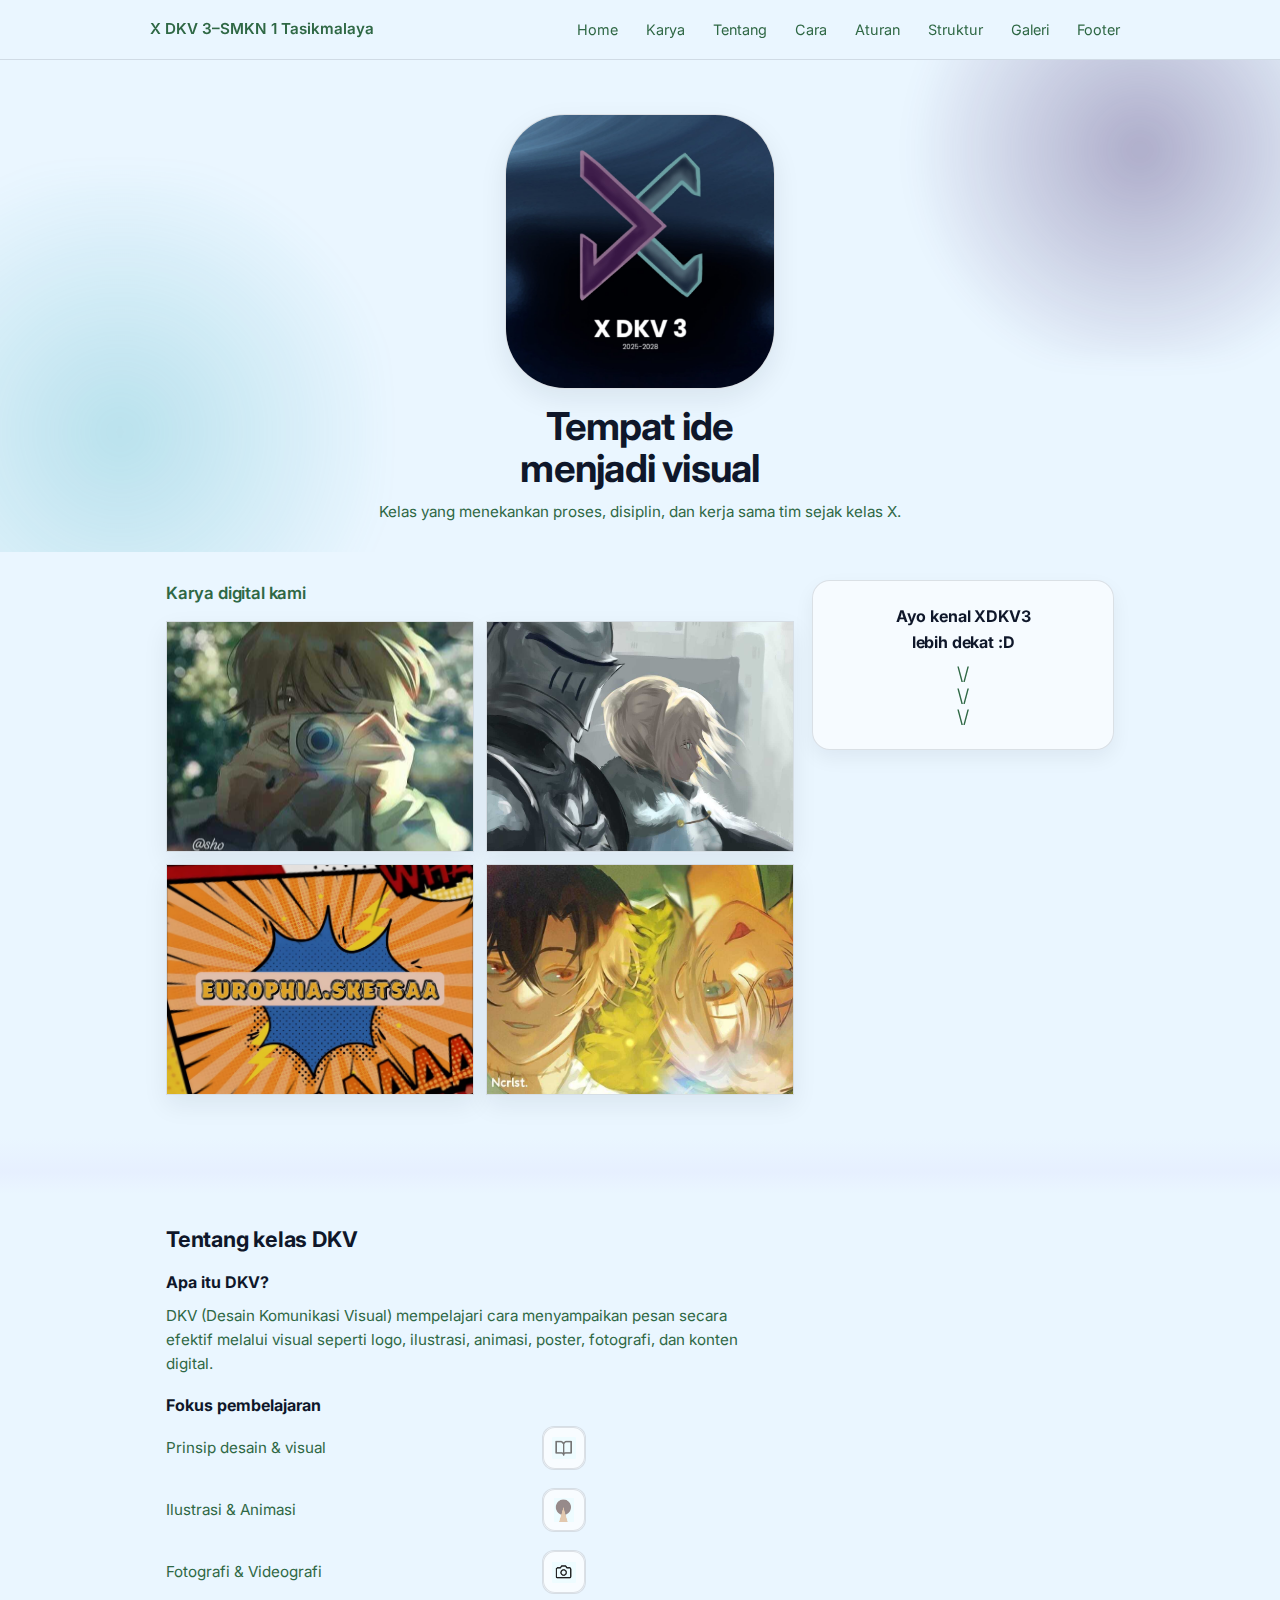
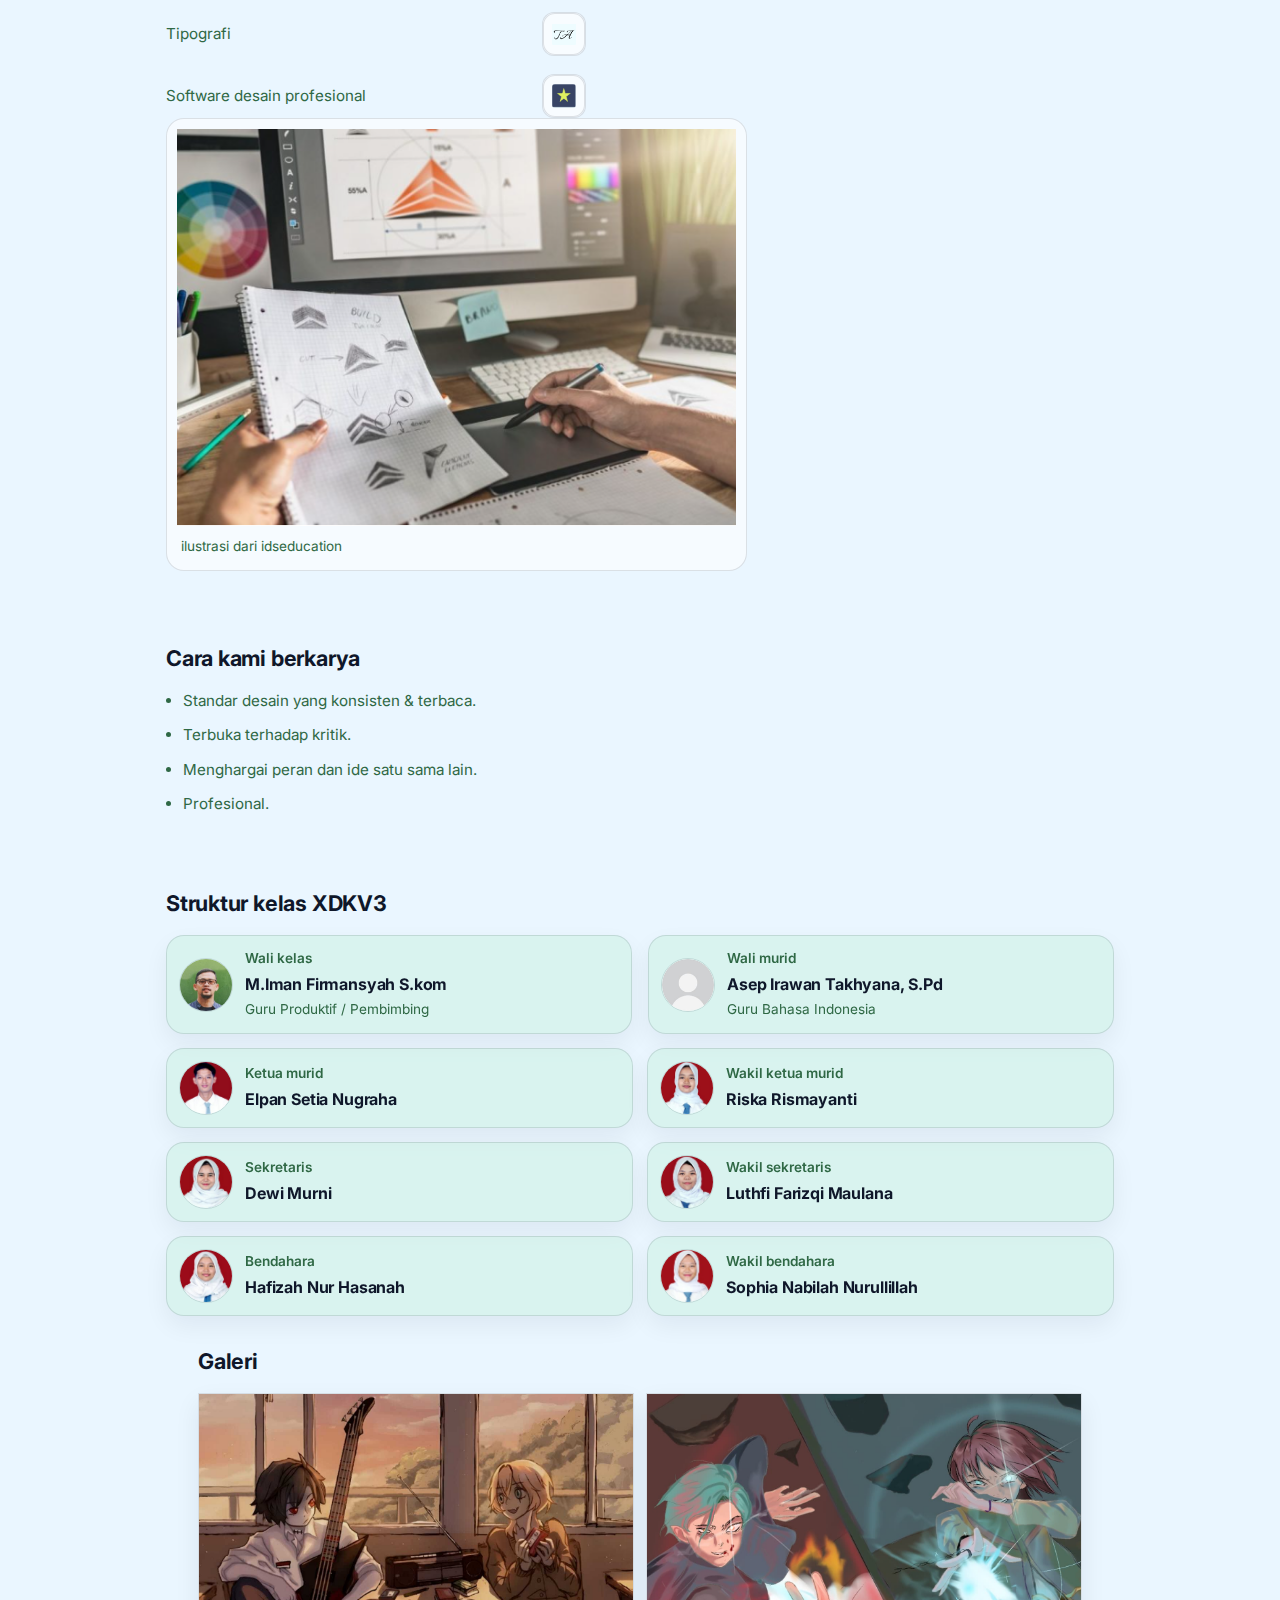
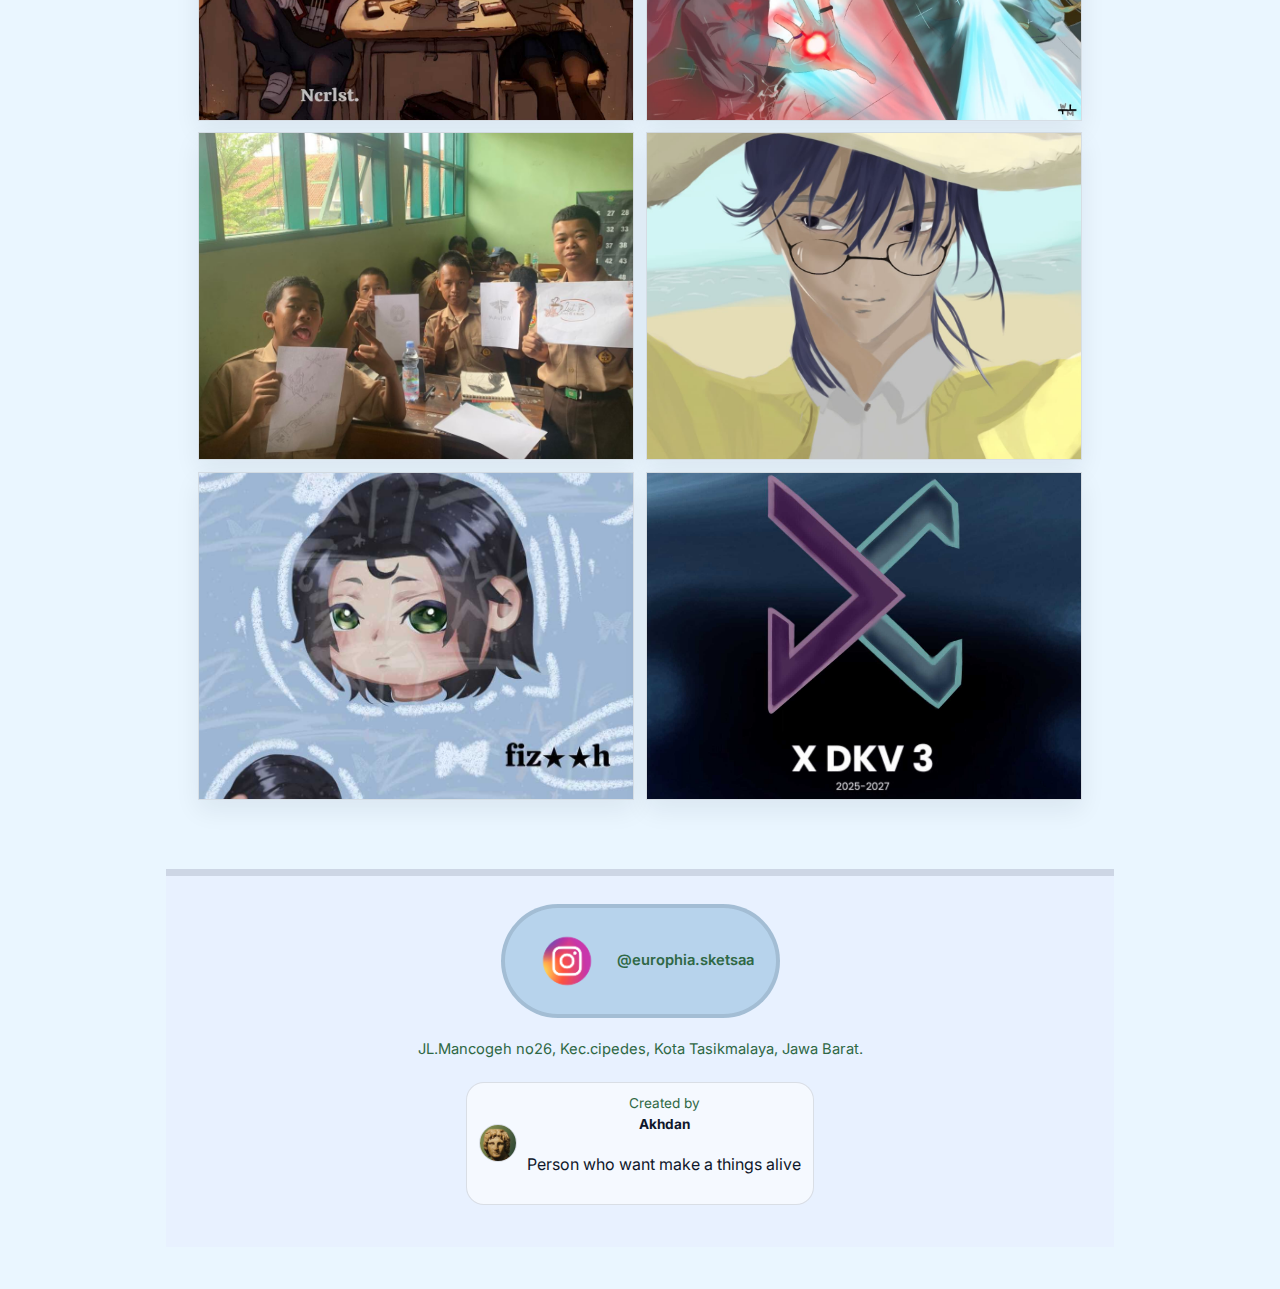
<file: index.html>
<!doctype html>
<html lang="id">
<head>
  <meta name="description" content="Profil dan dokumentasi kelas X DKV 3 SMKN 1 Tasikmalaya. Berisi karya digital siswa, struktur kelas, dan galeri." />
  <meta charset="utf-8" />
  <meta name="viewport" content="width=device-width, initial-scale=1" />
  <title>X DKV 3 – SMKN 1 Tasikmalaya</title>

  <link rel="preconnect" href="https://fonts.googleapis.com" />
  <link rel="preconnect" href="https://fonts.gstatic.com" crossorigin />
  <link href="https://fonts.googleapis.com/css2?family=Inter:wght@400;500;600;700&display=swap" rel="stylesheet" />

  <link rel="stylesheet" href="style.css" />
</head>

<body>
  <!-- 1. Header (sticky) -->
  <header class="site-header" id="top">
    <div class="container header-inner">
      <p class="brand">X DKV 3–SMKN 1 Tasikmalaya</p>

      <nav class="nav" aria-label="Navigasi utama">
        <a href="#hero">Home</a>
        <a href="#karya">Karya</a>
        <a href="#tentang">Tentang</a>
        <a href="#cara">Cara</a>
        <a href="#aturan">Aturan</a>
        <a href="#struktur">Struktur</a>
        <a href="#galeri">Galeri</a>
        <a href="#footer">Footer</a>
      </nav>
    </div>
  </header>

  <main>
    <!-- 2. Hero Section -->
    <section class="hero" id="hero" aria-label="Hero">
      <div class="container hero-inner">
        <img class="hero-logo" src="images/logo-kelas.png" alt="Logo Kelas X DKV 3" />
        <h1 class="hero-title">Tempat ide<br />menjadi visual</h1>
        <p class="hero-subtitle">
          Kelas yang menekankan proses, disiplin, dan kerja sama tim sejak kelas X.
        </p>
      </div>
    </section>

    <!-- 3. Karya Digital Kami -->
    <section class="section" id="karya" aria-labelledby="karya-title">
      <div class="container">
        <div class="karya-wrap">
          <div class="karya-left">
            <h2 id="karya-title" class="section-title small">Karya digital kami</h2>

            <div class="grid-karya" role="list">
              <figure class="img-tile" role="listitem">
                <img src="images/karya-01.jpg" alt="Karya digital 1" loading="lazy" />
              </figure>
              <figure class="img-tile" role="listitem">
                <img src="images/karya-02.jpg" alt="Karya digital 2" loading="lazy" />
              </figure>
              <figure class="img-tile" role="listitem">
                <img src="images/karya-03.jpg" alt="Karya digital 3" loading="lazy" />
              </figure>
              <figure class="img-tile" role="listitem">
                <img src="images/karya-04.jpg" alt="Karya digital 4" loading="lazy" />
              </figure>
            </div>
          </div>

          <aside class="karya-right" aria-label="Teaser kenalan kelas">
            <p class="karya-teaser-title">Ayo kenal XDKV3<br />lebih dekat :D</p>
            <div class="chevrons" aria-hidden="true">
              <span>\/</span>
              <span>\/</span>
              <span>\/</span>
            </div>
          </aside>
        </div>
      </div>
    </section>

    <!-- divider band seperti di screenshot -->
    <div class="soft-band" aria-hidden="true"></div>

    <!-- 4. Tentang Kelas DKV -->
    <section class="section" id="tentang" aria-labelledby="tentang-title">
      <div class="container">
        <h2 id="tentang-title" class="section-title">Tentang kelas DKV</h2>

        <div class="tentang-grid">
          <div class="tentang-text">
            <h3 class="subhead">Apa itu DKV?</h3>
            <p class="paragraph">
              DKV (Desain Komunikasi Visual) mempelajari cara menyampaikan pesan secara efektif
              melalui visual seperti logo, ilustrasi, animasi, poster, fotografi, dan konten digital.
            </p>

            <h3 class="subhead">Fokus pembelajaran</h3>

<ul class="focus-list">
  <li class="focus-item">
    <span class="focus-text">Prinsip desain & visual</span>
    <span class="ico-frame">
      <img class="ico-img" src="images/icon-01.png" alt="Ilustrasi prinsip desain" loading="lazy" />
    </span>
  </li>

  <li class="focus-item">
    <span class="focus-text">Ilustrasi & Animasi</span>
    <span class="ico-frame">
      <img class="ico-img" src="images/icon-02.png" alt="Ilustrasi ilustrasi & animasi" loading="lazy" />
    </span>
  </li>

  <li class="focus-item">
    <span class="focus-text">Fotografi & Videografi</span>
    <span class="ico-frame">
      <img class="ico-img" src="images/icon-03.png" alt="Ilustrasi fotografi & videografi" loading="lazy" />
    </span>
  </li>

  <li class="focus-item">
    <span class="focus-text">Tipografi</span>
    <span class="ico-frame">
      <img class="ico-img" src="images/icon-04.png" alt="Ilustrasi tipografi" loading="lazy" />
    </span>
  </li>

  <li class="focus-item">
    <span class="focus-text">Software desain profesional</span>
    <span class="ico-frame">
      <img class="ico-img" src="images/icon-05.png" alt="Ilustrasi software desain" loading="lazy" />
    </span>
  </li>
</ul>

          <figure class="tentang-media">
            <img src="images/tentang-01.png" alt="Ilustrasi kegiatan belajar DKV" loading="lazy" />
            <figcaption class="caption">ilustrasi dari idseducation</figcaption>
          </figure>
        </div>
     </div>
    </section>

    <!-- 5. Cara Kami Berkarya -->
    <section class="section" id="cara" aria-labelledby="cara-title">
      <div class="container">
        <h2 id="cara-title" class="section-title">Cara kami berkarya</h2>

        <ul class="clean-points">
          <li>Standar desain yang konsisten & terbaca.</li>
          <li>Terbuka terhadap kritik.</li>
          <li>Menghargai peran dan ide satu sama lain.</li>
          <li>Profesional.</li>
        </ul>
      </div>
    </section>


    <!-- 7. Struktur Kelas X DKV 3 -->
    <section class="section" id="struktur" aria-labelledby="struktur-title">
      <div class="container">
        <h2 id="struktur-title" class="section-title">Struktur kelas XDKV3</h2>

               <div class="struktur-top">
          <article class="person">
            <img src="images/anggota-01.jpg" alt="Foto wali kelas" loading="lazy" />
            <div class="person-meta">
              <p class="person-role">Wali kelas</p>
              <h3 class="person-name">M.Iman Firmansyah S.kom</h3>
              <p class="person-sub">Guru Produktif / Pembimbing</p>
            </div>
          </article>
          
          
          <article class="person">
            <img src="images/anggota-02.jpg" alt="Foto wali murid" loading="lazy" />
            <div class="person-meta">
              <p class="person-role">Wali murid</p>
              <h3 class="person-name">Asep Irawan Takhyana, S.Pd</h3>
              <p class="person-sub">Guru Bahasa Indonesia</p>
            </div>
          </article>
        </div>


        <div class="grid-seksi">

  <article class="person">
    <img src="images/anggota-03.jpg" alt="Foto ketua murid" loading="lazy" />
    <div class="person-meta">
      <p class="person-role">Ketua murid</p>
      <h3 class="person-name">Elpan Setia Nugraha</h3>
    </div>
  </article>

  <article class="person">
    <img src="images/anggota-04.jpg" alt="Foto wakil ketua murid" loading="lazy" />
    <div class="person-meta">
      <p class="person-role">Wakil ketua murid</p>
      <h3 class="person-name">Riska Rismayanti</h3>
    </div>
  </article>

  <article class="person">
    <img src="images/anggota-05.jpg" alt="Foto sekretaris" loading="lazy" />
    <div class="person-meta">
      <p class="person-role">Sekretaris</p>
      <h3 class="person-name">Dewi Murni</h3>
    </div>
  </article>

  <article class="person">
    <img src="images/anggota-06.jpg" alt="Foto wakil sekretaris" loading="lazy" />
    <div class="person-meta">
      <p class="person-role">Wakil sekretaris</p>
      <h3 class="person-name">Luthfi Farizqi Maulana</h3>
    </div>
  </article>

  <article class="person">
    <img src="images/anggota-07.jpg" alt="Foto wakil sekretaris" loading="lazy" />
    <div class="person-meta">
      <p class="person-role">Bendahara</p>
      <h3 class="person-name">Hafizah Nur Hasanah</h3>
    </div>
  </article>

  <article class="person">
    <img src="images/anggota-08.jpg" alt="Foto wakil sekretaris" loading="lazy" />
    <div class="person-meta">
      <p class="person-role">Wakil bendahara</p>
      <h3 class="person-name">Sophia Nabilah Nurullillah</h3>
    </div>
  </article>

</div>


    <!-- 8. Galeri -->
<section class="section" id="galeri" aria-labelledby="galeri-title">
  <div class="container">
    <h2 id="galeri-title" class="section-title">Galeri</h2>

    <div class="galeri-swipe" aria-label="Galeri geser">
      
      <div class="grid-galeri" role="list">
        
        <figure class="img-tile" role="listitem">
          <img src="images/galeri-01.jpg" alt="Kegiatan 1" loading="lazy" />
        </figure>

        <figure class="img-tile" role="listitem">
          <img src="images/galeri-02.jpg" alt="Kegiatan 2" loading="lazy" />
        </figure>

        <figure class="img-tile" role="listitem">
          <img src="images/galeri-03.jpg" alt="Kegiatan 3" loading="lazy" />
        </figure>

        <figure class="img-tile" role="listitem">
          <img src="images/galeri-04.jpg" alt="Kegiatan 4" loading="lazy" />
        </figure>

        <figure class="img-tile" role="listitem">
          <img src="images/galeri-05.jpg" alt="Kegiatan 5" loading="lazy" />
        </figure>

        <figure class="img-tile" role="listitem">
          <img src="images/galeri-06.jpg" alt="Kegiatan 6" loading="lazy" />
        </figure>

      </div> </div> </div>
</section>

        
  <!-- 9. Footer -->
  <footer class="site-footer" id="footer">
    <div class="container footer-inner">
      <div class="footer-social" aria-label="Sosial media">
  <a
    class="ig-link"
    href="https://www.instagram.com/europhia.sketsaa/"
    target="_blank"
    rel="noopener noreferrer"
    aria-label="Buka Instagram @europhia.sketsaa"
  >
    <img class="ig-icon" src="images/instagram.png" alt="" aria-hidden="true" />
    <span class="ig-handle">@europhia.sketsaa</span>
  </a>
</div>
      <p class="footer-address">
       <span class="muted">JL.Mancogeh no26, Kec.cipedes, Kota Tasikmalaya, Jawa Barat.</span>
      </p>

      <div class="credit">
        <img class="credit-avatar" src="images/pembuat.png" alt="Foto pembuat" />
        <div class="credit-text">
          <p class="credit-title">Created by</p>
          <p class="credit-name">Akhdan</p>
          <p class="credit-sub">Person who want make a things alive</p>
        </div>
      </div>
    </div>
  </footer>
  <script src="scripts.js"></script>
</body>
</html>
</file>
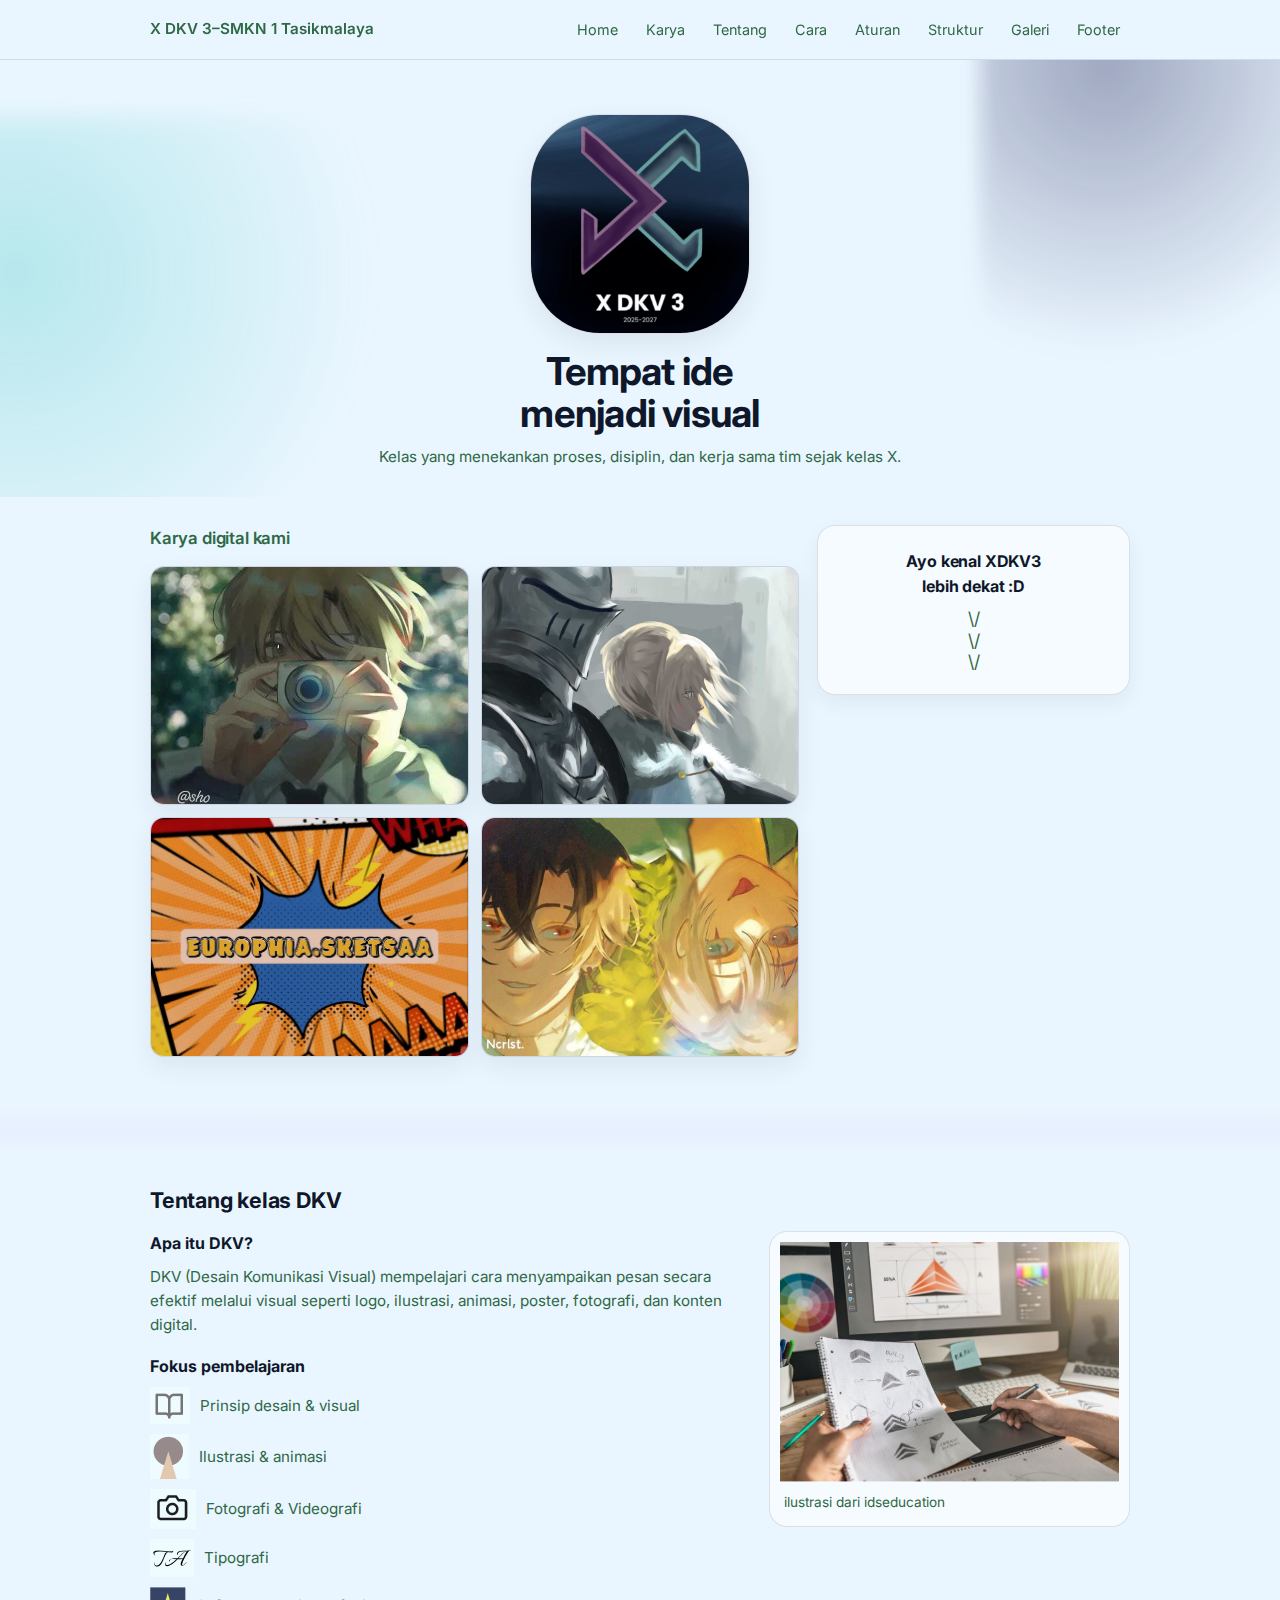
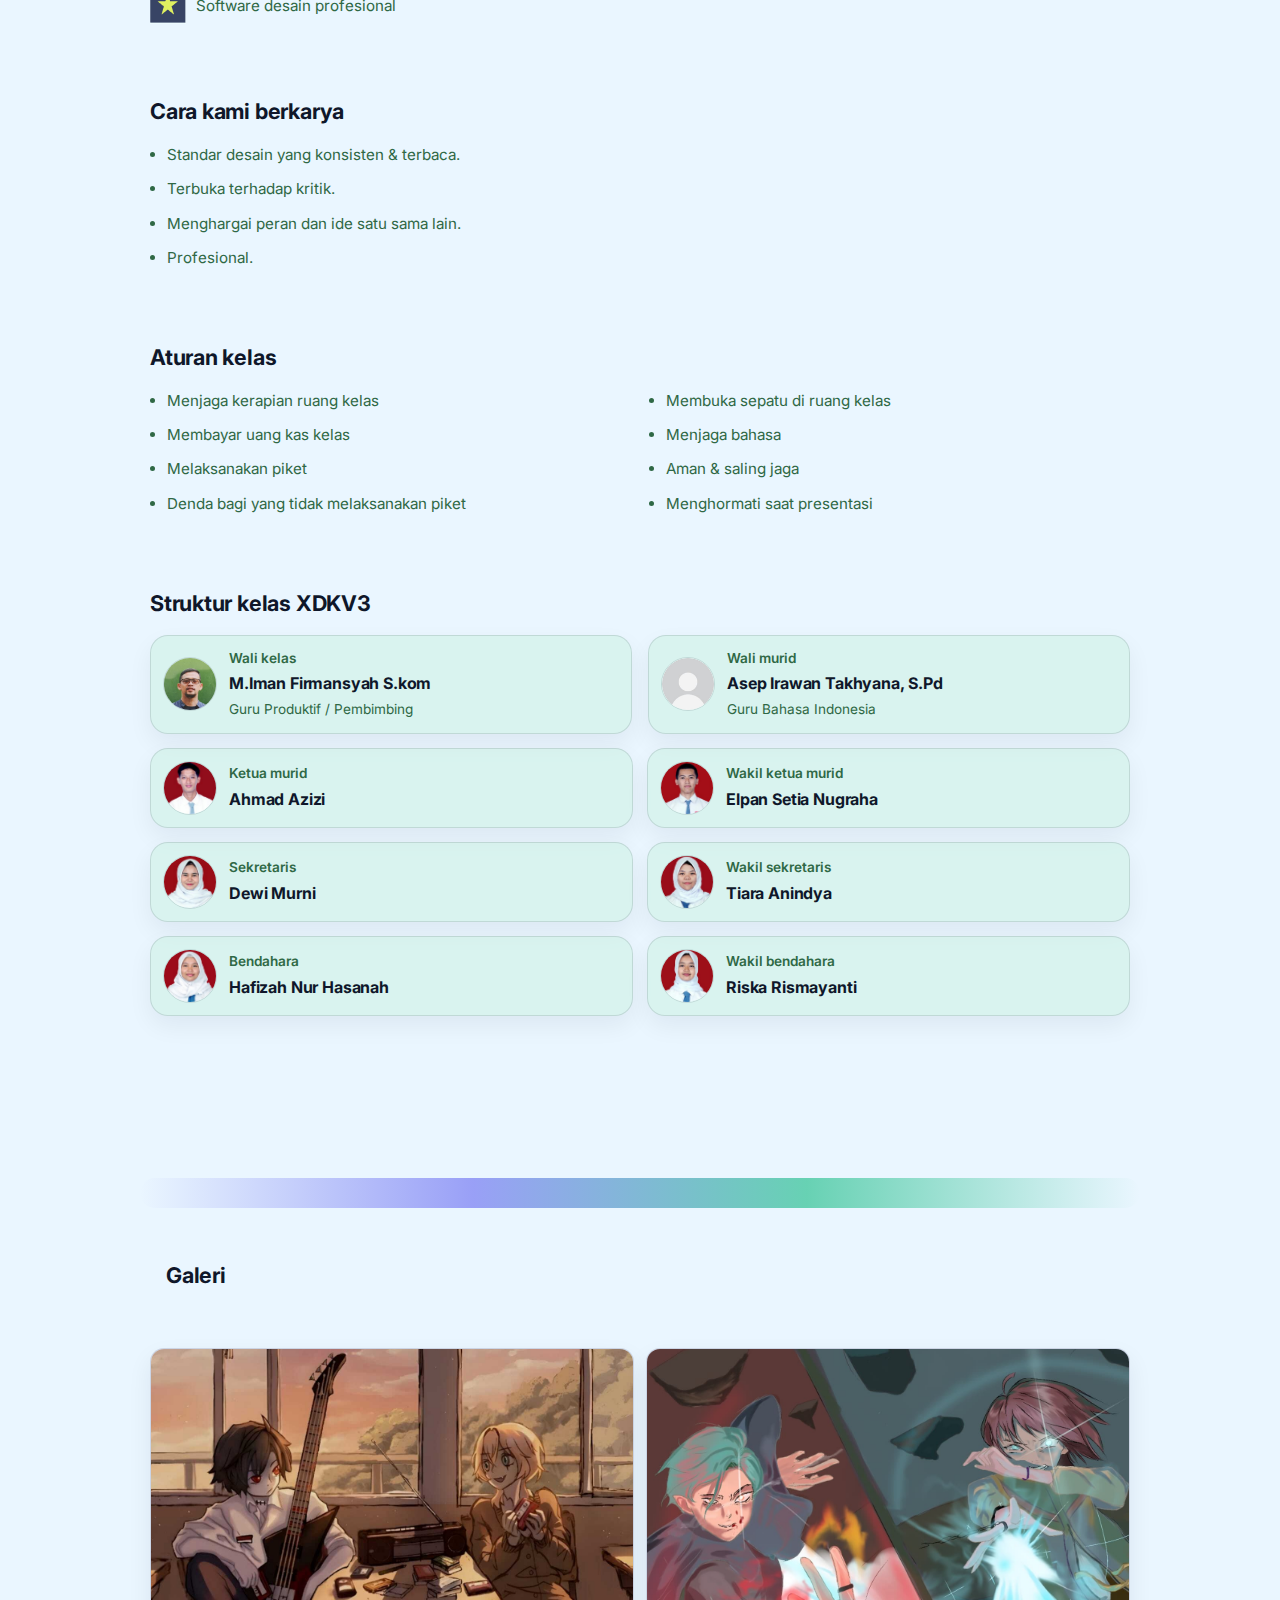
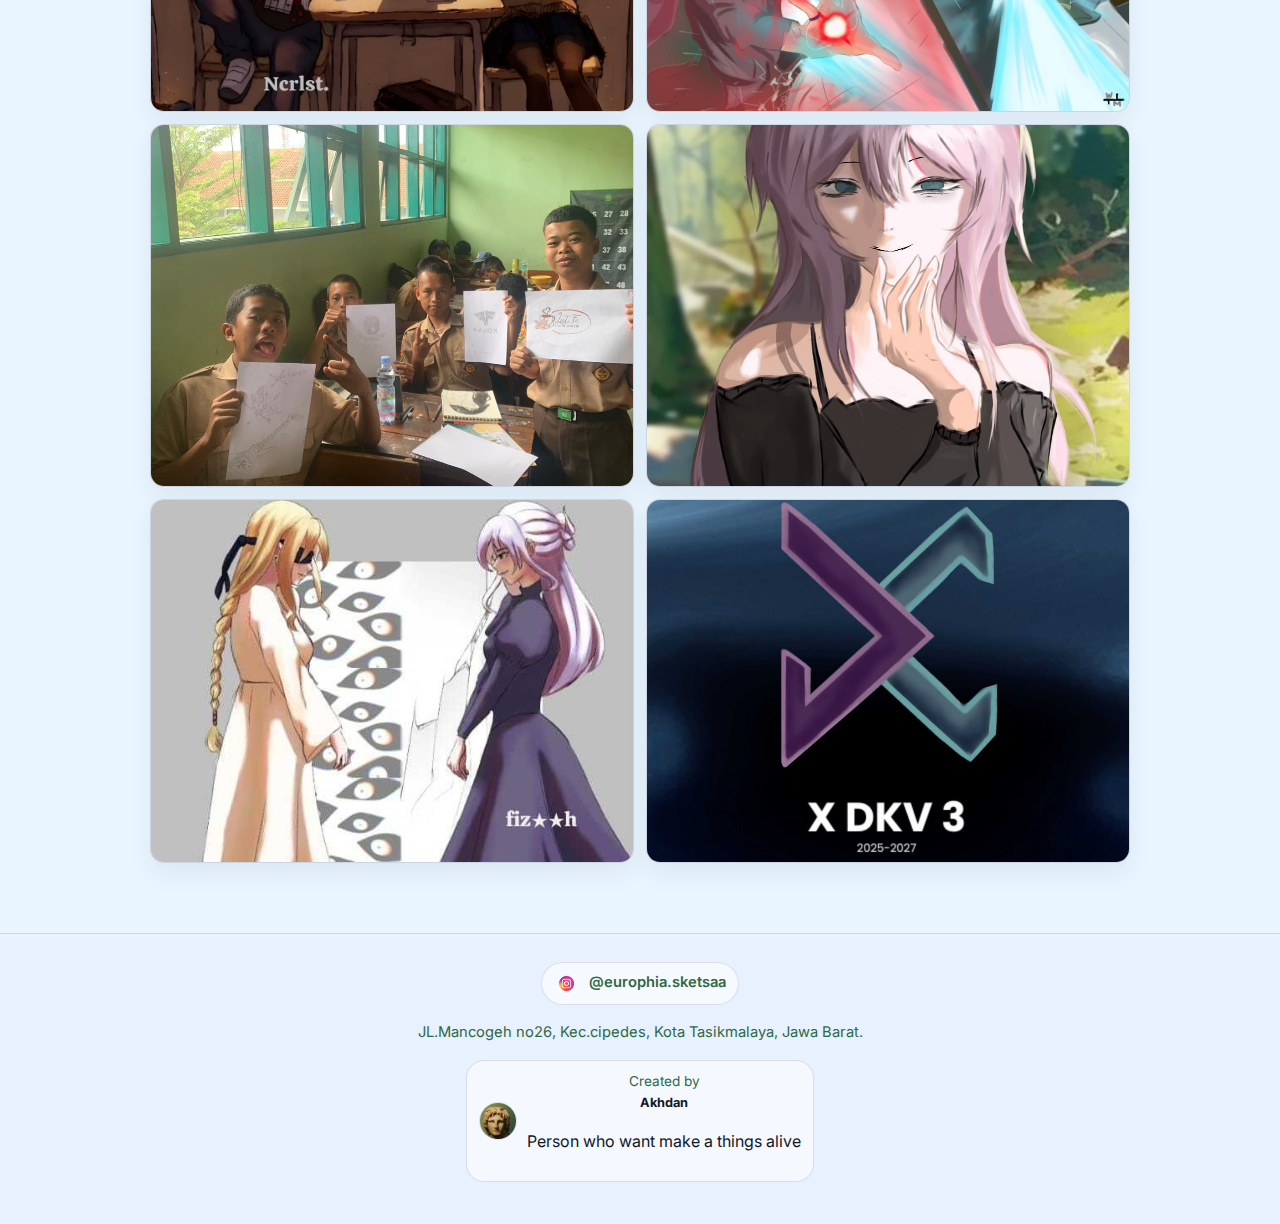
<file: KelasXdkv3/index.html>
<!doctype html>
<html lang="id">
<head>
  <meta name="description" content="Profil dan dokumentasi kelas X DKV 3 SMKN 1 Tasikmalaya. Berisi karya digital siswa, struktur kelas, dan galeri." />
  <meta charset="utf-8" />
  <meta name="viewport" content="width=device-width, initial-scale=1" />
  <title>X DKV 3 – SMKN 1 Tasikmalaya</title>

  <link rel="preconnect" href="https://fonts.googleapis.com" />
  <link rel="preconnect" href="https://fonts.gstatic.com" crossorigin />
  <link href="https://fonts.googleapis.com/css2?family=Inter:wght@400;500;600;700&display=swap" rel="stylesheet" />

  <link rel="stylesheet" href="style.css" />
</head>

<body>
  <!-- 1. Header (sticky) -->
  <header class="site-header" id="top">
    <div class="container header-inner">
      <p class="brand">X DKV 3–SMKN 1 Tasikmalaya</p>

      <nav class="nav" aria-label="Navigasi utama">
        <a href="#hero">Home</a>
        <a href="#karya">Karya</a>
        <a href="#tentang">Tentang</a>
        <a href="#cara">Cara</a>
        <a href="#aturan">Aturan</a>
        <a href="#struktur">Struktur</a>
        <a href="#galeri">Galeri</a>
        <a href="#footer">Footer</a>
      </nav>
    </div>
  </header>

  <main>
    <!-- 2. Hero Section -->
    <section class="hero" id="hero" aria-label="Hero">
      <div class="container hero-inner">
        <img class="hero-logo" src="images/logo-kelas.png" alt="Logo Kelas X DKV 3" />
        <h1 class="hero-title">Tempat ide<br />menjadi visual</h1>
        <p class="hero-subtitle">
          Kelas yang menekankan proses, disiplin, dan kerja sama tim sejak kelas X.
        </p>
      </div>
    </section>

    <!-- 3. Karya Digital Kami -->
    <section class="section" id="karya" aria-labelledby="karya-title">
      <div class="container">
        <div class="karya-wrap">
          <div class="karya-left">
            <h2 id="karya-title" class="section-title small">Karya digital kami</h2>

            <div class="grid-karya" role="list">
              <figure class="img-tile" role="listitem">
                <img src="images/karya-01.jpg" alt="Karya digital 1" loading="lazy" />
              </figure>
              <figure class="img-tile" role="listitem">
                <img src="images/karya-02.jpg" alt="Karya digital 2" loading="lazy" />
              </figure>
              <figure class="img-tile" role="listitem">
                <img src="images/karya-03.jpg" alt="Karya digital 3" loading="lazy" />
              </figure>
              <figure class="img-tile" role="listitem">
                <img src="images/karya-04.jpg" alt="Karya digital 4" loading="lazy" />
              </figure>
            </div>
          </div>

          <aside class="karya-right" aria-label="Teaser kenalan kelas">
            <p class="karya-teaser-title">Ayo kenal XDKV3<br />lebih dekat :D</p>
            <div class="chevrons" aria-hidden="true">
              <span>\/</span>
              <span>\/</span>
              <span>\/</span>
            </div>
          </aside>
        </div>
      </div>
    </section>

    <!-- divider band seperti di screenshot -->
    <div class="soft-band" aria-hidden="true"></div>

    <!-- 4. Tentang Kelas DKV -->
    <section class="section" id="tentang" aria-labelledby="tentang-title">
      <div class="container">
        <h2 id="tentang-title" class="section-title">Tentang kelas DKV</h2>

        <div class="tentang-grid">
          <div class="tentang-text">
            <h3 class="subhead">Apa itu DKV?</h3>
            <p class="paragraph">
              DKV (Desain Komunikasi Visual) mempelajari cara menyampaikan pesan secara efektif
              melalui visual seperti logo, ilustrasi, animasi, poster, fotografi, dan konten digital.
            </p>

            <h3 class="subhead">Fokus pembelajaran</h3>
            <ul class="focus-list">
              <li>
  <img
    class="ico-img"
    src="images/icon-01.png"
    alt="Ilustrasi prinsip desain"
    loading="lazy"
  />
  <span>Prinsip desain & visual</span>
</li>
              <li>
  <img
    class="ico-img"
    src="images/icon-02.png"
    alt="Ilustrasi prinsip desain"
    loading="lazy"
  />
  <span>Ilustrasi & animasi</span>
</li>
              <li>
  <img
    class="ico-img"
    src="images/icon-03.png"
    alt="Ilustrasi prinsip desain"
    loading="lazy"
  />
  <span>Fotografi & Videografi</span>
</li>
              <li>
  <img
    class="ico-img"
    src="images/icon-04.png"
    alt="Ilustrasi prinsip desain"
    loading="lazy"
  />
  <span>Tipografi</span>
</li>
              <li>
  <img
    class="ico-img"
    src="images/icon-05.png"
    alt="Ilustrasi prinsip desain"
    loading="lazy"
  />
  <span>Software desain profesional</span>
</li>
            </ul>
          </div>

          <figure class="tentang-media">
            <img src="images/tentang-01.png" alt="Ilustrasi kegiatan belajar DKV" loading="lazy" />
            <figcaption class="caption">ilustrasi dari idseducation</figcaption>
          </figure>
        </div>
      </div>
    </section>

    <!-- 5. Cara Kami Berkarya -->
    <section class="section" id="cara" aria-labelledby="cara-title">
      <div class="container">
        <h2 id="cara-title" class="section-title">Cara kami berkarya</h2>

        <ul class="clean-points">
          <li>Standar desain yang konsisten & terbaca.</li>
          <li>Terbuka terhadap kritik.</li>
          <li>Menghargai peran dan ide satu sama lain.</li>
          <li>Profesional.</li>
        </ul>
      </div>
    </section>

    <!-- 6. Aturan Kelas -->
    <section class="section" id="aturan" aria-labelledby="aturan-title">
      <div class="container">
        <h2 id="aturan-title" class="section-title">Aturan kelas</h2>

        <div class="two-col">
          <ul class="rules">
            <li>Menjaga kerapian ruang kelas</li>
            <li>Membayar uang kas kelas</li>
            <li>Melaksanakan piket</li>
            <li>Denda bagi yang tidak melaksanakan piket</li>
          </ul>
          <ul class="rules">
            <li>Membuka sepatu di ruang kelas</li>
            <li>Menjaga bahasa</li>
            <li>Aman & saling jaga</li>
            <li>Menghormati saat presentasi</li>
          </ul>
        </div>
      </div>
    </section>

    <!-- 7. Struktur Kelas X DKV 3 -->
    <section class="section" id="struktur" aria-labelledby="struktur-title">
      <div class="container">
        <h2 id="struktur-title" class="section-title">Struktur kelas XDKV3</h2>

               <div class="struktur-top">
          <article class="person">
            <img src="images/anggota-01.jpg" alt="Foto wali kelas" loading="lazy" />
            <div class="person-meta">
              <p class="person-role">Wali kelas</p>
              <h3 class="person-name">M.Iman Firmansyah S.kom</h3>
              <p class="person-sub">Guru Produktif / Pembimbing</p>
            </div>
          </article>
          
          
          <article class="person">
            <img src="images/anggota-02.jpg" alt="Foto wali murid" loading="lazy" />
            <div class="person-meta">
              <p class="person-role">Wali murid</p>
              <h3 class="person-name">Asep Irawan Takhyana, S.Pd</h3>
              <p class="person-sub">Guru Bahasa Indonesia</p>
            </div>
          </article>
        </div>


        <div class="grid-seksi">

  <article class="person">
    <img src="images/anggota-03.jpg" alt="Foto ketua murid" loading="lazy" />
    <div class="person-meta">
      <p class="person-role">Ketua murid</p>
      <h3 class="person-name">Ahmad Azizi</h3>
    </div>
  </article>

  <article class="person">
    <img src="images/anggota-04.jpg" alt="Foto wakil ketua murid" loading="lazy" />
    <div class="person-meta">
      <p class="person-role">Wakil ketua murid</p>
      <h3 class="person-name">Elpan Setia Nugraha</h3>
    </div>
  </article>

  <article class="person">
    <img src="images/anggota-05.jpg" alt="Foto sekretaris" loading="lazy" />
    <div class="person-meta">
      <p class="person-role">Sekretaris</p>
      <h3 class="person-name">Dewi Murni</h3>
    </div>
  </article>

  <article class="person">
    <img src="images/anggota-06.jpg" alt="Foto wakil sekretaris" loading="lazy" />
    <div class="person-meta">
      <p class="person-role">Wakil sekretaris</p>
      <h3 class="person-name">Tiara Anindya</h3>
    </div>
  </article>

  <article class="person">
    <img src="images/anggota-07.jpg" alt="Foto wakil sekretaris" loading="lazy" />
    <div class="person-meta">
      <p class="person-role">Bendahara</p>
      <h3 class="person-name">Hafizah Nur Hasanah</h3>
    </div>
  </article>

  <article class="person">
    <img src="images/anggota-08.jpg" alt="Foto wakil sekretaris" loading="lazy" />
    <div class="person-meta">
      <p class="person-role">Wakil bendahara</p>
      <h3 class="person-name">Riska Rismayanti</h3>
    </div>
  </article>

</div>


    <!-- 8. Galeri -->
    <section class="section" id="galeri" aria-labelledby="galeri-title">
      <div class="container">
        <section class="section" id="galeri"></section>
          <div class="container galeri-wrap"></div>
        <h2 id="galeri-title" class="section-title">Galeri</h2>
         </div>
</section>

        <div class="grid-galeri" role="list">
          <figure class="img-tile" role="listitem">
            <img src="images/galeri-01.jpg" alt="Kegiatan 1" loading="lazy" />
          </figure>
          <figure class="img-tile" role="listitem">
            <img src="images/galeri-02.jpg" alt="Kegiatan 2" loading="lazy" />
          </figure>
          <figure class="img-tile" role="listitem">
            <img src="images/galeri-03.jpg" alt="Kegiatan 3" loading="lazy" />
          </figure>
          <figure class="img-tile" role="listitem">
            <img src="images/galeri-04.jpg" alt="Kegiatan 4" loading="lazy" />
          </figure>
          <figure class="img-tile" role="listitem">
            <img src="images/galeri-05.jpg" alt="Kegiatan 5" loading="lazy" />
          </figure>
          <figure class="img-tile" role="listitem">
            <img src="images/galeri-06.jpg" alt="Kegiatan 6" loading="lazy" />
          </figure>
        </div>
      </div>
    </section>
  </main>

  <!-- 9. Footer -->
  <footer class="site-footer" id="footer">
    <div class="container footer-inner">
      <div class="footer-social" aria-label="Sosial media">
        <img class="ig-icon" src="images/instagram.png" alt="Instagram" />
        <p class="ig-handle">@europhia.sketsaa</p>
      </div>

      <p class="footer-address">
       <span class="muted">JL.Mancogeh no26, Kec.cipedes, Kota Tasikmalaya, Jawa Barat.</span>
      </p>

      <div class="credit">
        <img class="credit-avatar" src="images/pembuat.png" alt="Foto pembuat" />
        <div class="credit-text">
          <p class="credit-title">Created by</p>
          <p class="credit-name">Akhdan</p>
          <p class="credit-sub">Person who want make a things alive</p>
        </div>
      </div>
    </div>
  </footer>
</body>
</html>
</file>
<file: style.css>
img {
  max-width: 100%;
  height: auto;
  display: block;
}
html, body {
  max-width: 100%;
  overflow-x: hidden;
}
:root{
  --bg: #eaf6ff;
  --bg-2: #e6efff;
  --card: #e6efff;
  --line: rgba(15, 23, 42, 0.12);

  --text: #0f172a;
  --muted: #2F6845;

  --font: "Inter", system-ui, -apple-system, Segoe UI, Roboto, Arial, sans-serif;

  --container: 980px;
  --radius: 14px;
  --radius-lg: 18px;

  --shadow: 0 10px 28px rgba(15, 23, 42, 0.08);

  --h1: clamp(1.9rem, 3vw, 2.4rem);
  --h2: 1.35rem;
  --body: 1rem;
  --small: .95rem;
}

*,
*::before,
*::after{ box-sizing: border-box; }

html{
  scroll-behavior: smooth;
  scroll-padding-top: 74px;
   overflow-x: hidden; 
}
body{
  margin: 0;
  font-family: var(--font);
  font-size: var(--body);
  line-height: 1.6;
  color: var(--text);
  background: var(--bg);
  overflow-x: hidden;     
  width: 100%;           
}

img{ display:block; max-width:100%; }

a{ color: inherit; text-decoration: none; }

.container{
   width: 100%;
  max-width: 1200px; /* atau sesuai punya lu */
  margin-inline: auto;
  padding-inline: 16px;
  box-sizing: border-box;
  width: min(100% - 2rem, var(--container));
  margin-inline: auto;
}

/* HEADER */
.site-header{
  position: sticky;
  top: 0;
  z-index: 50;
  background: rgba(234, 246, 255, 0.86);
  backdrop-filter: blur(10px);
  border-bottom: 1px solid var(--line);
}

.header-inner{
  display:flex;
  align-items:center;
  justify-content:space-between;
  gap: 16px;
  padding: 12px 0;
}

.brand{
  margin: 0;
  font-weight: 600;
  font-size: .95rem;
  color: var(--muted);
}

.nav{
  display:flex;
  flex-wrap:wrap;
  justify-content:flex-end;
  gap: 8px;
}

.nav a{
  font-size: .9rem;
  color: var(--muted);
  padding: 6px 10px;
  border-radius: 10px;
}

.nav a:hover{
  color: var(--text);
  background: rgba(255,255,255,.55);
}

/* HERO */
.hero{
  padding: 54px 0 28px;
}.hero{
  position: relative;
  overflow: hidden;
}

.hero::before{
  content:"";
  position: absolute;
  inset: -120px -120px auto auto;
  width: 520px;
  height: 420px;
  background: radial-gradient(circle at 50% 50%, rgba(61, 35, 102, 0.35), rgba(99,102,241,0) 70%);
  filter: blur(10px);
  pointer-events: none;
}

.hero::after{
  content:"";
  position: absolute;
  inset: auto auto -140px -140px;
  width: 520px;
  height: 520px;
  background: radial-gradient(circle at 50% 50%, rgba(40, 165, 182, 0.25), rgba(16,185,129,0) 75%);
  filter: blur(12px);
  pointer-events: none;
}

.hero-inner{
  text-align:center;
  display:grid;
  place-items:center;
  gap: 10px;
}

.hero-logo{
  width: 270px;
  height: 275px;
  object-fit: cover;
  border-radius: 60px;
  background: rgba(255,255,255,.65);
  border: 1px solid var(--line);
  box-shadow: var(--shadow);
}

.hero-title{
  margin: 6px 0 0;
  font-size: var(--h1);
  line-height: 1.1;
  letter-spacing: -0.02em;
}

.hero-subtitle{
  margin: 0;
  max-width: 560px;
  color: var(--muted);
  font-size: var(--small);
}

/* SECTIONS */
.section{
  padding: 28px 0 42px;
}

.section-title{
  margin: 0 0 14px;
  font-size: var(--h2);
  letter-spacing: -0.01em;
}

.section-title.small{
  font-size: 1.05rem;
  color: var(--muted);
  font-weight: 600;
}

.subhead{
  margin: 0 0 8px;
  font-size: 1rem;
  font-weight: 700;
}

.subhead.center{
  margin-top: 26px;
  text-align:center;
}

.paragraph{
  margin: 0 0 16px;
  color: var(--muted);
  font-size: var(--small);
}

/* KARYA */
.karya-wrap{
  display:grid;
  grid-template-columns: 1.35fr .65fr;
  gap: 18px;
  align-items:start;
}

.grid-karya{
  display:grid;
  grid-template-columns: repeat(2, 1fr);
  gap: 12px;
}

.karya-right{
  background: rgba(255,255,255,.55);
  border: 1px solid var(--line);
  border-radius: var(--radius-lg);
  padding: 16px;
  box-shadow: 0 8px 20px rgba(15, 23, 42, 0.06);
  min-height: 170px;
  display:flex;
  flex-direction:column;
  justify-content:center;
  text-align:center;
}

.karya-teaser-title{
  margin: 0 0 10px;
  font-weight: 700;
  letter-spacing: -0.01em;
}

.chevrons{
  display:grid;
  gap: 4px;
  color: var(--muted);
  font-size: 1.1rem;
  line-height: 1;
}

.soft-band{
  height: 56px;
  background: linear-gradient(180deg, rgba(230,239,255,.0) 0%, rgba(230,239,255,.9) 60%, rgba(230,239,255,.0) 100%);
}

/* TILES (gambar) */
.img-tile{
  margin:0;
  border-radius: var(--radius);
  overflow:hidden;
  border: 1px solid var(--line);
  background: var(--card);
  box-shadow: 0 10px 24px rgba(15, 23, 42, 0.07);
}

.img-tile img{
  width:100%;
  height:auto;
  aspect-ratio: 4 / 3;
  object-fit: cover;
}

/* TENTANG */
.tentang-grid{
  display:grid;
  grid-template-columns: 1.25fr .75fr;
  gap: 18px;
  align-items:start;
}

.tentang-media{
  margin:0;
  padding: 10px;
  background: rgba(255,255,255,.55);
  border: 1px solid var(--line);
  border-radius: var(--radius-lg);
}

.caption{
  margin: 10px 4px 2px;
  color: var(--muted);
  font-size: .85rem;
}

.focus-list{
  list-style:none;
  padding:0;
  margin: 0;
  display:grid;
  gap: 18px;
  color: var(--muted);
  font-size: var(--small);
   max-width: 420px;
}


.focus-item{
  display: flex;
  align-items: center;
  justify-content: space-between; /* bikin ikon nempel kanan */
  gap: 16px;
  width: 100%;
}
.focus-list li,
.focus-item{
  display: grid;
  grid-template-columns: 1fr auto; /* teks ngambil sisa, ikon fixed */
  align-items: center;
  gap: 14px;
}

.focus-text{
  /* optional: biar teks tetep rapi */
  line-height: 1.3;
}

.ico-frame{
  width: 44px;
  height: 44px;
  border: 1px solid var(--line);
  border-radius: 12px;
  background: rgba(255,255,255,.35);
  display: grid;
  place-items: center;
  flex-shrink: 0;
}

.ico-img{
  width: 25px;
  height: 25px;
  object-fit: contain;
  display: block;
}
.focus-list li{
  display:flex;
  align-items:center;
  gap: 12px;
}
.focus-list li .ico-img{
  width: 42px;
  height: 42px;
  object-fit: contain;

  padding: 8px;
  border-radius: 12px;
  border: 1px solid var(--line);
  background: rgba(255,255,255,.5);
}

.ico{
  width: 26px;
  height: 26px;
  display:grid;
  place-items:center;
  border-radius: 10px;
  background: rgba(255,255,255,.6);
  border: 1px solid var(--line);
  color: var(--text);
  flex: 0 0 auto;
}
/* CARA */
.clean-points{
  margin: 0;
  padding-left: 1.05rem;
  color: var(--muted);
  display:grid;
  gap: 10px;
  font-size: var(--small);
}

.clean-points strong{
  color: var(--text);
  font-weight: 700;
}

/* STRUKTUR */
.struktur-top{
  display:grid;
  grid-template-columns: repeat(2, 1fr);
  gap: 16px;
  margin-bottom: 10px;
}
/* DESKTOP DEFAULT */
.grid-seksi{
  display: grid;
  grid-template-columns: repeat(2, 1fr);
  gap: 14px;
}

/* MOBILE ONLY */
@media (max-width: 768px){
  .grid-seksi{
    grid-template-columns: 1fr;
  }
}

.person{
  display:flex;
  gap: 12px;
  align-items:center;
  padding: 12px;
  border-radius: var(--radius-lg);
  border: 1px solid var(--line);
  background: rgba(202, 240, 225, 0.55);
  box-shadow: 0 10px 24px rgba(15, 23, 42, 0.06);
}

.person img{
  width: 54px;
  height: 54px;
  border-radius: 999px;
  object-fit: cover;
  border: 1px solid var(--line);
}

.person-role{
  margin: 0;
  font-size: .85rem;
  color: var(--muted);
  font-weight: 600;
}

.person-name{
  margin: 2px 0 0;
  font-size: 1rem;
  letter-spacing: -0.01em;
}

.person-sub{
  margin: 2px 0 0;
  color: var(--muted);
  font-size: .85rem;
}

.grid-seksi{
  display:grid;
  grid-template-columns: repeat(2, 1fr);
  gap: 14px;
  margin-top: 14px;
}

.mini-card{
  display:flex;
  align-items:center;
  gap: 12px;
  padding: 12px;
  border-radius: var(--radius-lg);
  background: rgba(255,255,255,.55);
  border: 1px solid var(--line);
}

.mini-card img{
  width: 55px;
  height: 55px;
  border-radius: 999px;
  object-fit: cover;
  border: 1px solid var(--line);
}

.mini-role{
  margin: 0;
  font-size: .9rem;
  font-weight: 700;
}

.mini-name{
  margin: 2px 0 0;
  color: var(--muted);
  font-size: .9rem;
}

/* GALERI */

/* Desktop default: grid */
.galeri-swipe{
  overflow: visible;
}

.grid-galeri{
  display: grid;
  grid-template-columns: repeat(2, 1fr);
  gap: 12px;
}

/* figure default margin: 0 */
.img-tile{
  margin: 0;
  border-radius: var(--radius-xl);
  overflow: hidden;
  border: 1px solid var(--line);
  background: rgba(255,255,255,.35);
}

.img-tile img{
  display: block;
  width: 100%;
  height: auto;
}

/* Mobile: jadi carousel swipe */
@media (max-width: 600px){
  .galeri-swipe{
    overflow-x: auto;
    overflow-y: hidden;
    -webkit-overflow-scrolling: touch;
    scroll-snap-type: x mandatory;
    padding-bottom: 10px;

    /* biar gak nempel ke tepi layar */
    padding-left: 16px;
    padding-right: 16px;
  }

  .grid-galeri{
    display: flex;
    flex-wrap: nowrap;
    gap: 14px;
  }

  .img-tile{
    flex: 0 0 85%;
    scroll-snap-align: start;
  }

  .galeri-swipe::-webkit-scrollbar{
    display: none;
  }
}


/* FOOTER */
.site-footer{
  margin-top: 28px;
  padding: 28px 0 42px;
  background: rgba(230,239,255,.6);
  border-top: 7px solid var(--line);
}

.footer-inner{
  display:grid;
  gap: 20px;
  justify-items:center;
  text-align:center;
}

.footer-social{
  display:flex;
  align-items:center;
  gap: 10px;
  background: rgba(150, 191, 224, 0.6);
  border: 4px solid var(--line);
  border-radius: 999px;
  padding: 5px 10px;
}

.ig-icon{
  width: 80px;
  height: 80px;
  object-fit: contain;
}

.ig-handle{
  margin: 0;
  color: var(--muted);
  font-size: .92rem;
  font-weight: 600;
}

.footer-address{
  margin: 0;
  color: var(--text);
  font-size: .92rem;
}

.muted{ color: var(--muted); }

.credit{
  display:flex;
  align-items:center;
  gap: 10px;
  padding: 10px 12px;
  border-radius: var(--radius-lg);
  border: 1px solid var(--line);
  background: rgba(255,255,255,.55);
}

.credit-avatar{
  width: 38px;
  height: 38px;
  border-radius: 999px;
  object-fit: cover;
  border: 1px solid var(--line);
}

.credit-title{
  margin: 0;
  font-size: .85rem;
  color: var(--muted);
}

.credit-name{
  margin: 0;
  font-size: .85rem;
  font-weight: 700;
}

/* RESPONSIVE */
@media (max-width: 860px){
  .karya-wrap{
    grid-template-columns: 1fr;
  }

  .tentang-grid{
    grid-template-columns: 1fr;
  }

  .struktur-top{
    grid-template-columns: 1fr;
  }

  .nav{
    justify-content:flex-start;
  }
}

@media (max-width: 520px){
  .two-col{
    grid-template-columns: 1fr;
  }

  .grid-seksi{
    grid-template-columns: 1fr;
  }

  .grid-galeri{
    grid-template-columns: 1fr;
  }
}

.galeri-wrap{
  margin-top: 64px;
  padding: 40px 0;
  position: relative;
}

.galeri-wrap::before{
  content:"";
  position:absolute;
  top:0;
  left:50%;
  transform:translateX(-50%);
  width:1000px;
  height:30px;
  border-radius:999px;
  background: linear-gradient(
    90deg,
    rgba(99,102,241,.0),
    rgba(99,102,241,.6),
    rgba(16,185,129,.6),
    rgba(99,102,241,.0)
  );
}
/* ===== Micro-interactions: hover/tap ===== */

/* Supaya animasi halus */
.img-tile,
.mini-card,
.person,
.karya-right,
.nav a {
  transition: transform .18s ease, box-shadow .18s ease, background-color .18s ease, border-color .18s ease;
  will-change: transform;
}

/* Desktop hover */
@media (hover: hover) and (pointer: fine) {
  .img-tile:hover,
  .mini-card:hover,
  .person:hover,
  .karya-right:hover {
    transform: translateY(-3px);
    box-shadow: 0 14px 30px rgba(15, 23, 42, 0.12);
    border-color: rgba(15, 23, 42, 0.18);
  }

  .nav a:hover{
    transform: translateY(-1px);
  }
}

/* Tap / pressed state (mobile & desktop click) */
.img-tile:active,
.mini-card:active,
.person:active,
.karya-right:active,
.nav a:active {
  transform: scale(0.98);
}

.img-tile:focus-within,
.mini-card:focus-within,
.person:focus-within,
.karya-right:focus-within,
.nav a:focus-visible {
  outline: 2px solid rgba(99, 241, 198, 0.55);
  outline-offset: 3px;
  -webkit-tap-highlight-color: transparent;
}
.ig-link{
  display: inline-flex;
  align-items: center;
  gap: 10px;
  text-decoration: none;
  color: inherit;
  padding: 8px 12px;
  border-radius: 999px;
}

.ig-link:hover{
  text-decoration: underline;
}

.ig-link:focus-visible{
  outline: 2px solid rgba(0,0,0,.35);
  outline-offset: 3px;
}
</file>
<file: KelasXdkv3/style.css>
:root{
  --bg: #eaf6ff;
  --bg-2: #e6efff;
  --card: #e6efff;
  --line: rgba(15, 23, 42, 0.12);

  --text: #0f172a;
  --muted: #2F6845;

  --font: "Inter", system-ui, -apple-system, Segoe UI, Roboto, Arial, sans-serif;

  --container: 980px;
  --radius: 14px;
  --radius-lg: 18px;

  --shadow: 0 10px 28px rgba(15, 23, 42, 0.08);

  --h1: clamp(1.9rem, 3vw, 2.4rem);
  --h2: 1.35rem;
  --body: 1rem;
  --small: .95rem;
}

*,
*::before,
*::after{ box-sizing: border-box; }

html{
  scroll-behavior: smooth;
  scroll-padding-top: 74px;
}

body{
  margin: 0;
  font-family: var(--font);
  font-size: var(--body);
  line-height: 1.6;
  color: var(--text);
  background: var(--bg);
}

img{ display:block; max-width:100%; }

a{ color: inherit; text-decoration: none; }

.container{
  width: min(100% - 2rem, var(--container));
  margin-inline: auto;
}

/* HEADER */
.site-header{
  position: sticky;
  top: 0;
  z-index: 50;
  background: rgba(234, 246, 255, 0.86);
  backdrop-filter: blur(10px);
  border-bottom: 1px solid var(--line);
}

.header-inner{
  display:flex;
  align-items:center;
  justify-content:space-between;
  gap: 16px;
  padding: 12px 0;
}

.brand{
  margin: 0;
  font-weight: 600;
  font-size: .95rem;
  color: var(--muted);
}

.nav{
  display:flex;
  flex-wrap:wrap;
  justify-content:flex-end;
  gap: 8px;
}

.nav a{
  font-size: .9rem;
  color: var(--muted);
  padding: 6px 10px;
  border-radius: 10px;
}

.nav a:hover{
  color: var(--text);
  background: rgba(255,255,255,.55);
}

/* HERO */
.hero{
  padding: 54px 0 28px;
}.hero{
  position: relative;
  overflow: hidden;
}

.hero::before{
  content:"";
  position: absolute;
  inset: -120px -120px auto auto;
  width: 420px;
  height: 420px;
  background: radial-gradient(circle at 30% 30%, rgba(21, 22, 77, 0.35), rgba(99,102,241,0) 70%);
  filter: blur(10px);
  pointer-events: none;
}

.hero::after{
  content:"";
  position: absolute;
  inset: auto auto -140px -140px;
  width: 520px;
  height: 520px;
  background: radial-gradient(circle at 30% 30%, rgba(27, 189, 181, 0.25), rgba(16,185,129,0) 70%);
  filter: blur(12px);
  pointer-events: none;
}

.hero-inner{
  text-align:center;
  display:grid;
  place-items:center;
  gap: 10px;
}

.hero-logo{
  width: 220px;
  height: 220px;
  object-fit: cover;
  border-radius: 70px;
  background: rgba(255,255,255,.65);
  border: 1px solid var(--line);
  box-shadow: var(--shadow);
}

.hero-title{
  margin: 6px 0 0;
  font-size: var(--h1);
  line-height: 1.1;
  letter-spacing: -0.02em;
}

.hero-subtitle{
  margin: 0;
  max-width: 560px;
  color: var(--muted);
  font-size: var(--small);
}

/* SECTIONS */
.section{
  padding: 28px 0 42px;
}

.section-title{
  margin: 0 0 14px;
  font-size: var(--h2);
  letter-spacing: -0.01em;
}

.section-title.small{
  font-size: 1.05rem;
  color: var(--muted);
  font-weight: 600;
}

.subhead{
  margin: 0 0 8px;
  font-size: 1rem;
  font-weight: 700;
}

.subhead.center{
  margin-top: 26px;
  text-align:center;
}

.paragraph{
  margin: 0 0 16px;
  color: var(--muted);
  font-size: var(--small);
}

/* KARYA */
.karya-wrap{
  display:grid;
  grid-template-columns: 1.35fr .65fr;
  gap: 18px;
  align-items:start;
}

.grid-karya{
  display:grid;
  grid-template-columns: repeat(2, 1fr);
  gap: 12px;
}

.karya-right{
  background: rgba(255,255,255,.55);
  border: 1px solid var(--line);
  border-radius: var(--radius-lg);
  padding: 16px;
  box-shadow: 0 8px 20px rgba(15, 23, 42, 0.06);
  min-height: 170px;
  display:flex;
  flex-direction:column;
  justify-content:center;
  text-align:center;
}

.karya-teaser-title{
  margin: 0 0 10px;
  font-weight: 700;
  letter-spacing: -0.01em;
}

.chevrons{
  display:grid;
  gap: 4px;
  color: var(--muted);
  font-size: 1.1rem;
  line-height: 1;
}

.soft-band{
  height: 56px;
  background: linear-gradient(180deg, rgba(230,239,255,.0) 0%, rgba(230,239,255,.9) 60%, rgba(230,239,255,.0) 100%);
}

/* TILES (gambar) */
.img-tile{
  margin:0;
  border-radius: var(--radius);
  overflow:hidden;
  border: 1px solid var(--line);
  background: var(--card);
  box-shadow: 0 10px 24px rgba(15, 23, 42, 0.07);
}

.img-tile img{
  width:100%;
  height:auto;
  aspect-ratio: 4 / 3;
  object-fit: cover;
}

/* TENTANG */
.tentang-grid{
  display:grid;
  grid-template-columns: 1.25fr .75fr;
  gap: 18px;
  align-items:start;
}

.tentang-media{
  margin:0;
  padding: 10px;
  background: rgba(255,255,255,.55);
  border: 1px solid var(--line);
  border-radius: var(--radius-lg);
}

.caption{
  margin: 10px 4px 2px;
  color: var(--muted);
  font-size: .85rem;
}

.focus-list{
  list-style:none;
  padding:0;
  margin: 0;
  display:grid;
  gap: 10px;
  color: var(--muted);
  font-size: var(--small);
}

.focus-list li{
  display:flex;
  align-items:center;
  gap: 10px;
  
  
}

.ico{
  width: 26px;
  height: 26px;
  display:grid;
  place-items:center;
  border-radius: 10px;
  background: rgba(255,255,255,.6);
  border: 1px solid var(--line);
  color: var(--text);
  flex: 0 0 auto;
}

/* CARA */
.clean-points{
  margin: 0;
  padding-left: 1.05rem;
  color: var(--muted);
  display:grid;
  gap: 10px;
  font-size: var(--small);
}

.clean-points strong{
  color: var(--text);
  font-weight: 700;
}

/* ATURAN */
.two-col{
  display:grid;
  grid-template-columns: repeat(2, 1fr);
  gap: 18px;
}

.rules{
  margin: 0;
  padding-left: 1.05rem;
  color: var(--muted);
  display:grid;
  gap: 10px;
  font-size: var(--small);
}

/* STRUKTUR */
.struktur-top{
  display:grid;
  grid-template-columns: repeat(2, 1fr);
  gap: 16px;
  margin-bottom: 10px;
}
/* DESKTOP DEFAULT */
.grid-seksi{
  display: grid;
  grid-template-columns: repeat(2, 1fr);
  gap: 14px;
}

/* MOBILE ONLY */
@media (max-width: 600px){
  .grid-seksi{
    grid-template-columns: 1fr;
  }
}

.person{
  display:flex;
  gap: 12px;
  align-items:center;
  padding: 12px;
  border-radius: var(--radius-lg);
  border: 1px solid var(--line);
  background: rgba(202, 240, 225, 0.55);
  box-shadow: 0 10px 24px rgba(15, 23, 42, 0.06);
}

.person img{
  width: 54px;
  height: 54px;
  border-radius: 999px;
  object-fit: cover;
  border: 1px solid var(--line);
}

.person-role{
  margin: 0;
  font-size: .85rem;
  color: var(--muted);
  font-weight: 600;
}

.person-name{
  margin: 2px 0 0;
  font-size: 1rem;
  letter-spacing: -0.01em;
}

.person-sub{
  margin: 2px 0 0;
  color: var(--muted);
  font-size: .85rem;
}

.grid-seksi{
  display:grid;
  grid-template-columns: repeat(2, 1fr);
  gap: 14px;
  margin-top: 14px;
}

.mini-card{
  display:flex;
  align-items:center;
  gap: 12px;
  padding: 12px;
  border-radius: var(--radius-lg);
  background: rgba(255,255,255,.55);
  border: 1px solid var(--line);
}

.mini-card img{
  width: 55px;
  height: 55px;
  border-radius: 999px;
  object-fit: cover;
  border: 1px solid var(--line);
}

.mini-role{
  margin: 0;
  font-size: .9rem;
  font-weight: 700;
}

.mini-name{
  margin: 2px 0 0;
  color: var(--muted);
  font-size: .9rem;
}

/* GALERI */
.grid-galeri{
  display:grid;
  grid-template-columns: repeat(2, 1fr);
  gap: 12px;
}

/* FOOTER */
.site-footer{
  margin-top: 28px;
  padding: 28px 0 42px;
  background: rgba(230,239,255,.6);
  border-top: 1px solid var(--line);
}

.footer-inner{
  display:grid;
  gap: 16px;
  justify-items:center;
  text-align:center;
}

.footer-social{
  display:flex;
  align-items:center;
  gap: 10px;
  background: rgba(255,255,255,.6);
  border: 1px solid var(--line);
  border-radius: 999px;
  padding: 8px 12px;
}

.ig-icon{
  width: 25px;
  height: 25px;
  object-fit: contain;
}

.ig-handle{
  margin: 0;
  color: var(--muted);
  font-size: .92rem;
  font-weight: 600;
}

.footer-address{
  margin: 0;
  color: var(--text);
  font-size: .92rem;
}

.muted{ color: var(--muted); }

.credit{
  display:flex;
  align-items:center;
  gap: 10px;
  padding: 10px 12px;
  border-radius: var(--radius-lg);
  border: 1px solid var(--line);
  background: rgba(255,255,255,.55);
}

.credit-avatar{
  width: 38px;
  height: 38px;
  border-radius: 999px;
  object-fit: cover;
  border: 1px solid var(--line);
}

.credit-title{
  margin: 0;
  font-size: .85rem;
  color: var(--muted);
}

.credit-name{
  margin: 0;
  font-size: .80rem;
  font-weight: 700;
}

/* RESPONSIVE */
@media (max-width: 860px){
  .karya-wrap{
    grid-template-columns: 1fr;
  }

  .tentang-grid{
    grid-template-columns: 1fr;
  }

  .struktur-top{
    grid-template-columns: 1fr;
  }

  .nav{
    justify-content:flex-start;
  }
}

@media (max-width: 520px){
  .two-col{
    grid-template-columns: 1fr;
  }

  .grid-seksi{
    grid-template-columns: 1fr;
  }

  .grid-galeri{
    grid-template-columns: 1fr;
  }
}

.galeri-wrap{
  margin-top: 64px;
  padding: 40px 0;
  position: relative;
}

.galeri-wrap::before{
  content:"";
  position:absolute;
  top:0;
  left:50%;
  transform:translateX(-50%);
  width:1000px;
  height:30px;
  border-radius:999px;
  background: linear-gradient(
    90deg,
    rgba(99,102,241,.0),
    rgba(99,102,241,.6),
    rgba(16,185,129,.6),
    rgba(99,102,241,.0)
  );
}
</file>
